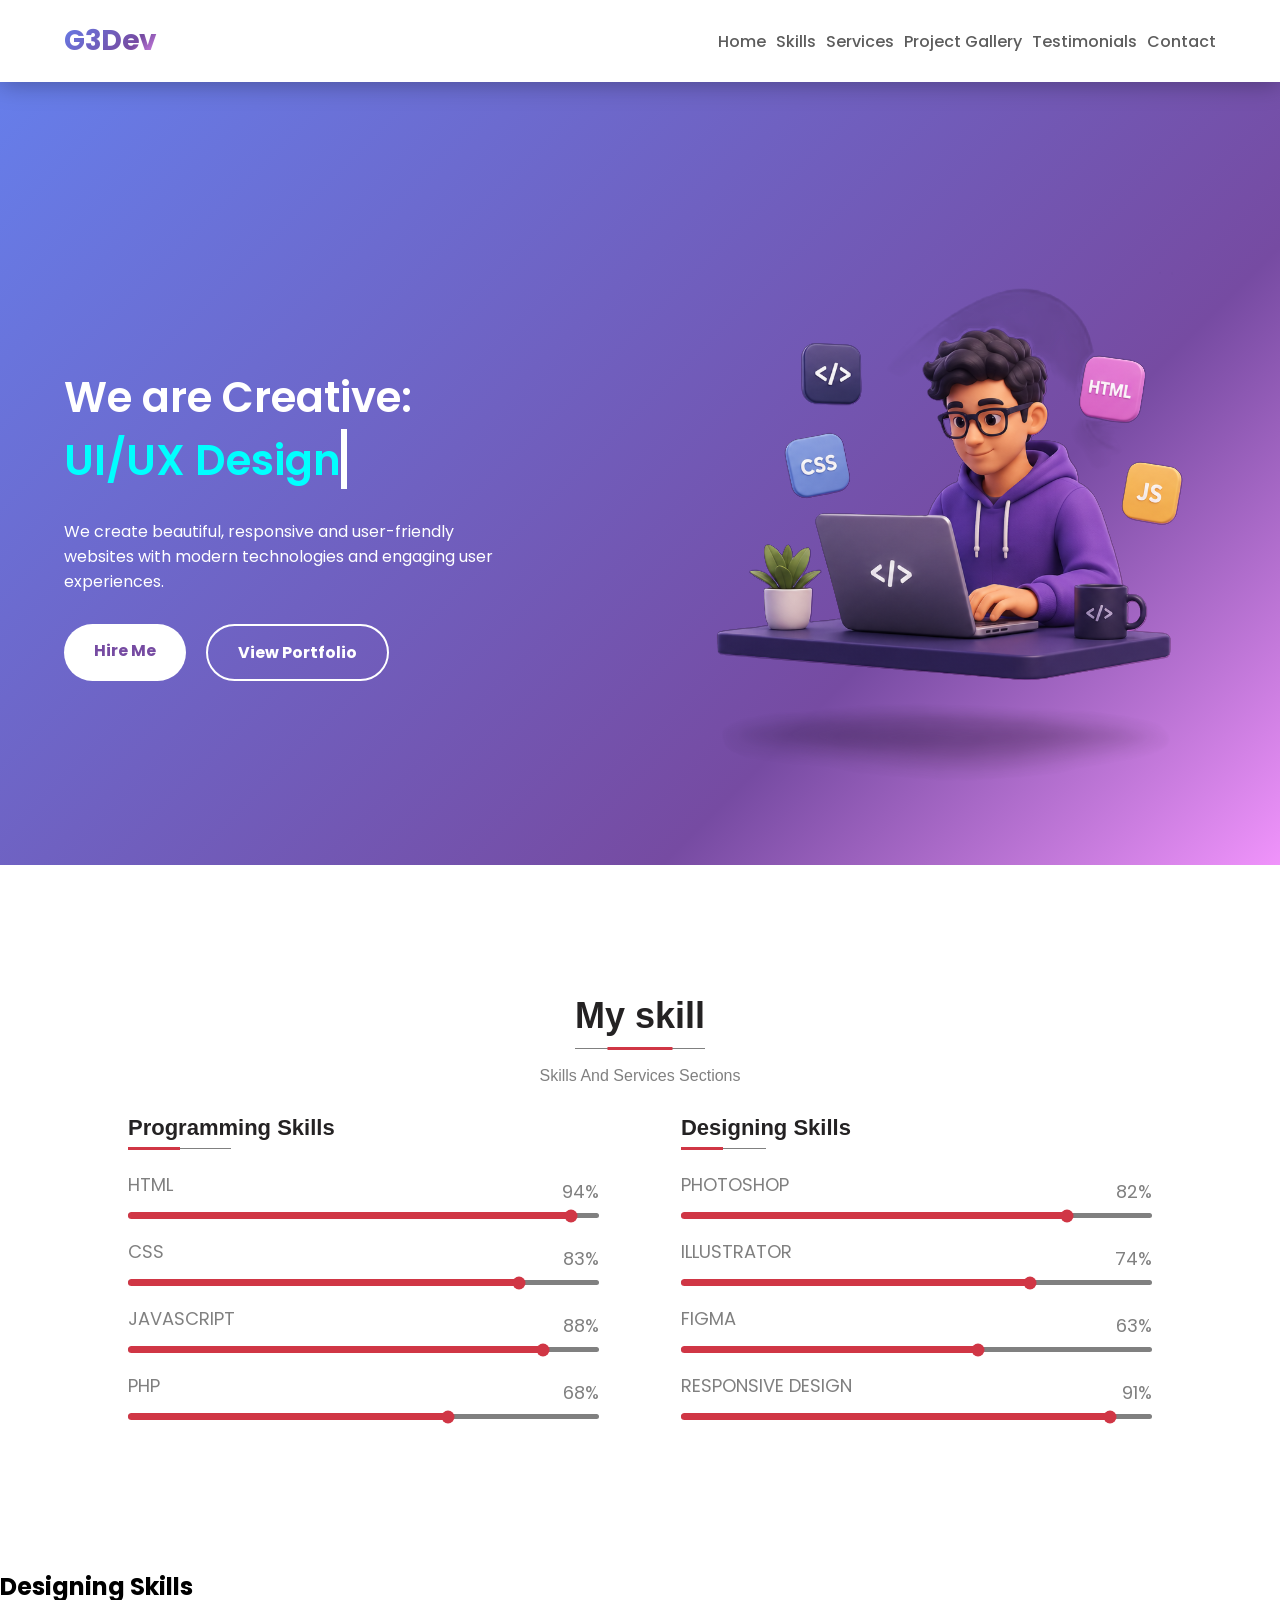
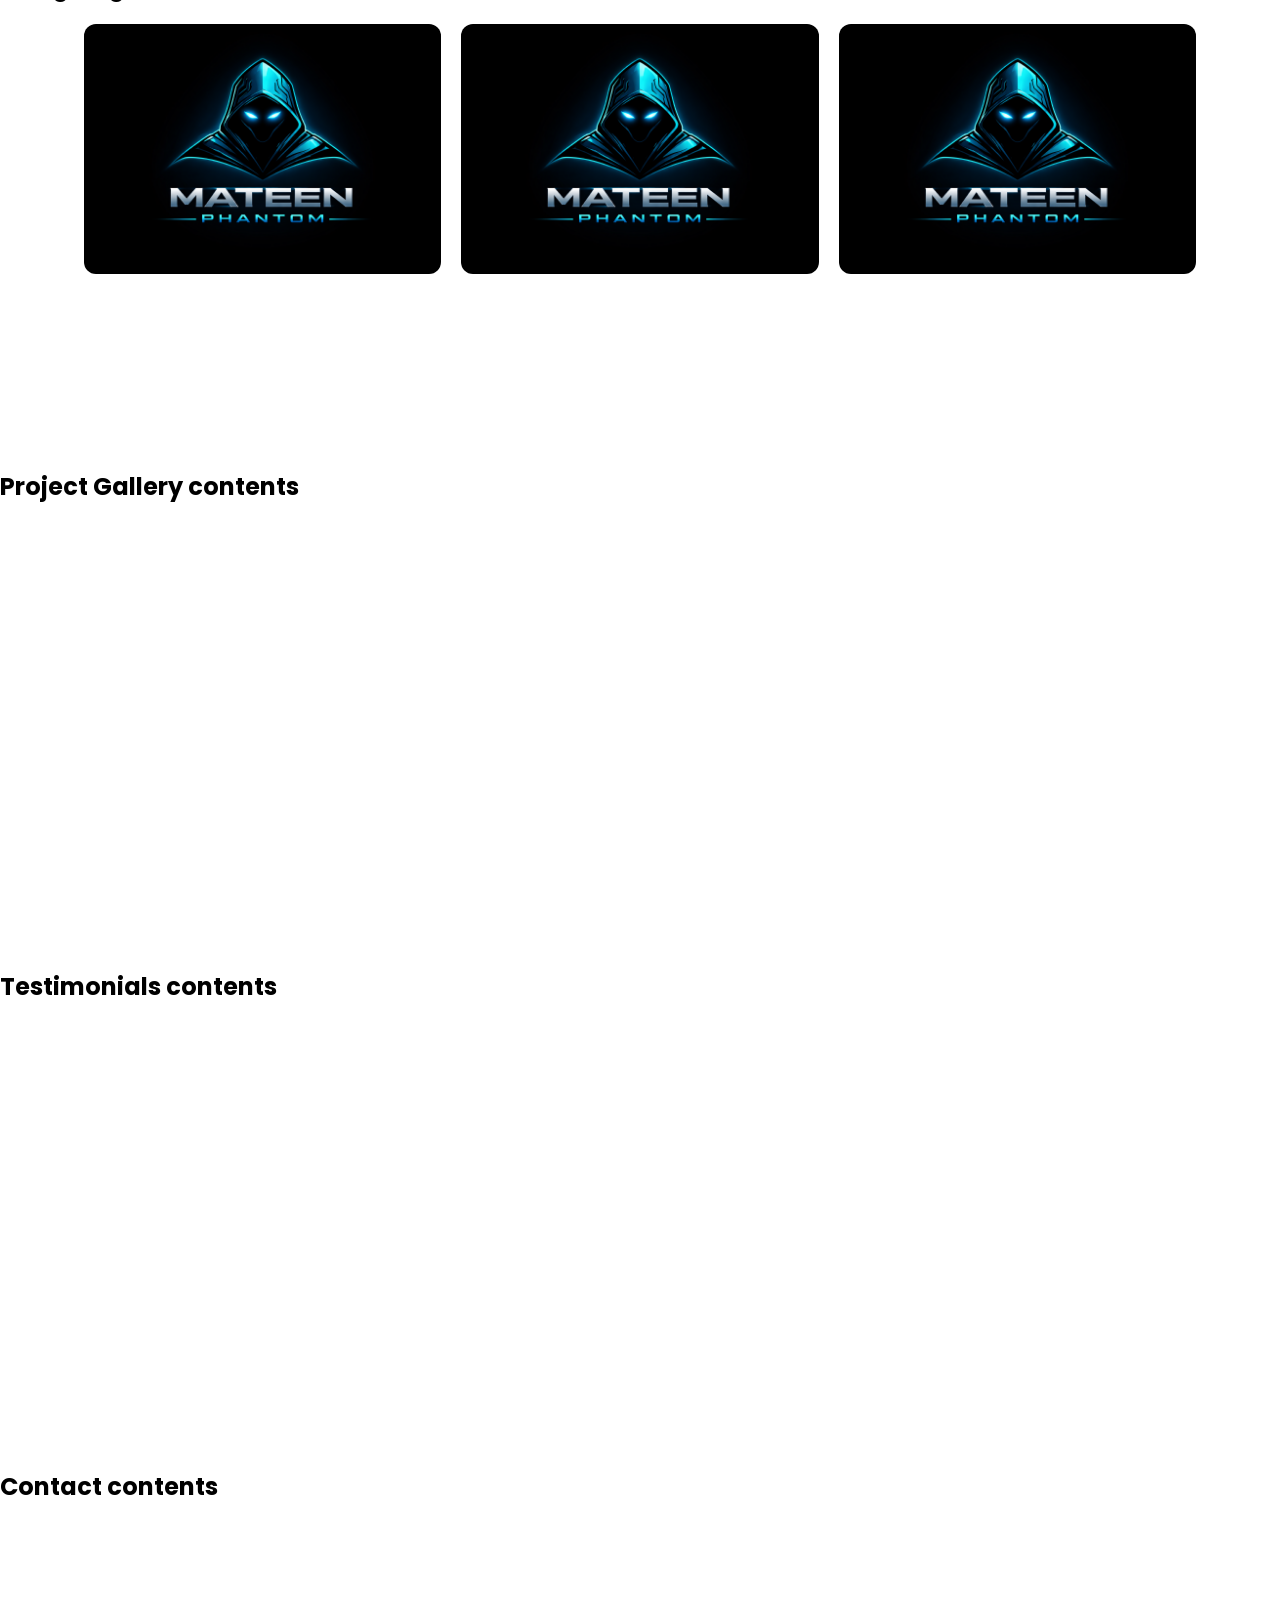
<file: index.html>
<!doctype html>
<html lang="en">
  <head>
    <meta charset="UTF-8" />
    <meta name="viewport" content="width=device-width, initial-scale=1.0" />
    <title>G3Dev Portfolio Landing Page</title>
    <link rel="stylesheet" href="style.css" />
  </head>
  <body>
    <header>
      <input type="radio" name="radio" id="open" class="hidden" />
      <input type="radio" name="radio" id="close" class="hidden" checked />
      <nav class="wrapper">
        <div class="logo">G3Dev</div>
        <ul class="nav-menu">
          <li class="nav-item"><a href="#home">Home</a></li>
          <li class="nav-item"><a href="#skills">Skills</a></li>
          <li class="nav-item"><a href="#services">Services</a></li>
          <li class="nav-item"><a href="#project">Project Gallery</a></li>
          <li class="nav-item"><a href="#testimonials">Testimonials</a></li>
          <li class="nav-item"><a href="#contact">Contact</a></li>
        </ul>
        <label for="open" class="hamburger">
          <span></span>
          <span></span>
          <span></span>
        </label>
        <label for="close" class="cross">
          <span></span>
          <span></span>
        </label>
      </nav>
    </header>
    <section class="hero" id="home">
      <div class="hero-wrapper">
        <div class="hero-txt">
          <h1 class="hero-title">
            We are Creative:
            <ol>
              <li><span>UI/UX Design</span></li>
              <li><span>Web Design</span></li>
              <li><span>Web Development</span></li>
              <li><span>App Development</span></li>
              <li><span>Game Development</span></li>
              <li><span>Machine Learning</span></li>
            </ol>
          </h1>
          <p>
            We create beautiful, responsive and user-friendly websites with
            modern technologies and engaging user experiences.
          </p>
          <div class="hero-btns">
            <a href="#" class="btn btn-primary">Hire Me</a>
            <a href="#" class="btn btn-outline">View Portfolio</a>
          </div>
        </div>
        <div class="hero-image">
          <img src="images/Designer.png" alt="" />
        </div>
      </div>
    </section>
    <section class="skills" id="skills">
      <div class="container">
        <!-- main heading -->
        <div class="main-title">
          <h1>My skill</h1>
          <p>Skills And Services Sections</p>
        </div>
        <!-- main heading end -->
        <div class="row">
          <!-- left section starts here -->
          <section class="col">
            <div class="sub-title">
              <h2>Programming Skills</h2>
            </div>
            <div class="skill-container">
              <div class="skill">
                <div class="subject">HTML</div>
                <div class="progress-bar" value="94%">
                  <div class="progress-line" style="max-width: 94%"></div>
                </div>
              </div>

              <div class="skill">
                <div class="subject">CSS</div>
                <div class="progress-bar" value="83%">
                  <div class="progress-line" style="max-width: 83%"></div>
                </div>
              </div>

              <div class="skill">
                <div class="subject">JAVASCRIPT</div>
                <div class="progress-bar" value="88%">
                  <div class="progress-line" style="max-width: 88%"></div>
                </div>
              </div>

              <div class="skill">
                <div class="subject">Php</div>
                <div class="progress-bar" value="68%">
                  <div class="progress-line" style="max-width: 68%"></div>
                </div>
              </div>
            </div>
          </section>

          <!-- left section ends here  -->

          <!-- Right section starts here -->

          <section class="col">
            <div class="sub-title">
              <h2>Designing Skills</h2>
            </div>
            <div class="skill-container">
              <div class="skill">
                <div class="subject">Photoshop</div>
                <div class="progress-bar" value="82%">
                  <div class="progress-line" style="max-width: 82%"></div>
                </div>
              </div>

              <div class="skill">
                <div class="subject">Illustrator</div>
                <div class="progress-bar" value="74%">
                  <div class="progress-line" style="max-width: 74%"></div>
                </div>
              </div>

              <div class="skill">
                <div class="subject">Figma</div>
                <div class="progress-bar" value="63%">
                  <div class="progress-line" style="max-width: 63%"></div>
                </div>
              </div>

              <div class="skill">
                <div class="subject">Responsive design</div>
                <div class="progress-bar" value="91%">
                  <div class="progress-line" style="max-width: 91%"></div>
                </div>
              </div>
            </div>
          </section>

          <!-- Right section ends here -->
        </div>
      </div>
    </section>
    <section class="services" id="services">
      <h2>Designing Skills</h2>
      <div class="card-container">
        <div class="card"></div>
        <div class="card"></div>
        <div class="card"></div>
      </div>
    </section>
    <section class="project" id="project">
      <h1>Project Gallery contents</h1>
    </section>
    <section class="testimonials" id="testimonials">
      <h1>Testimonials contents</h1>
    </section>
    <section class="contact" id="contact">
      <h1>Contact contents</h1>
    </section>
    <footer class="footer"></footer>
  </body>
</html>
</file>
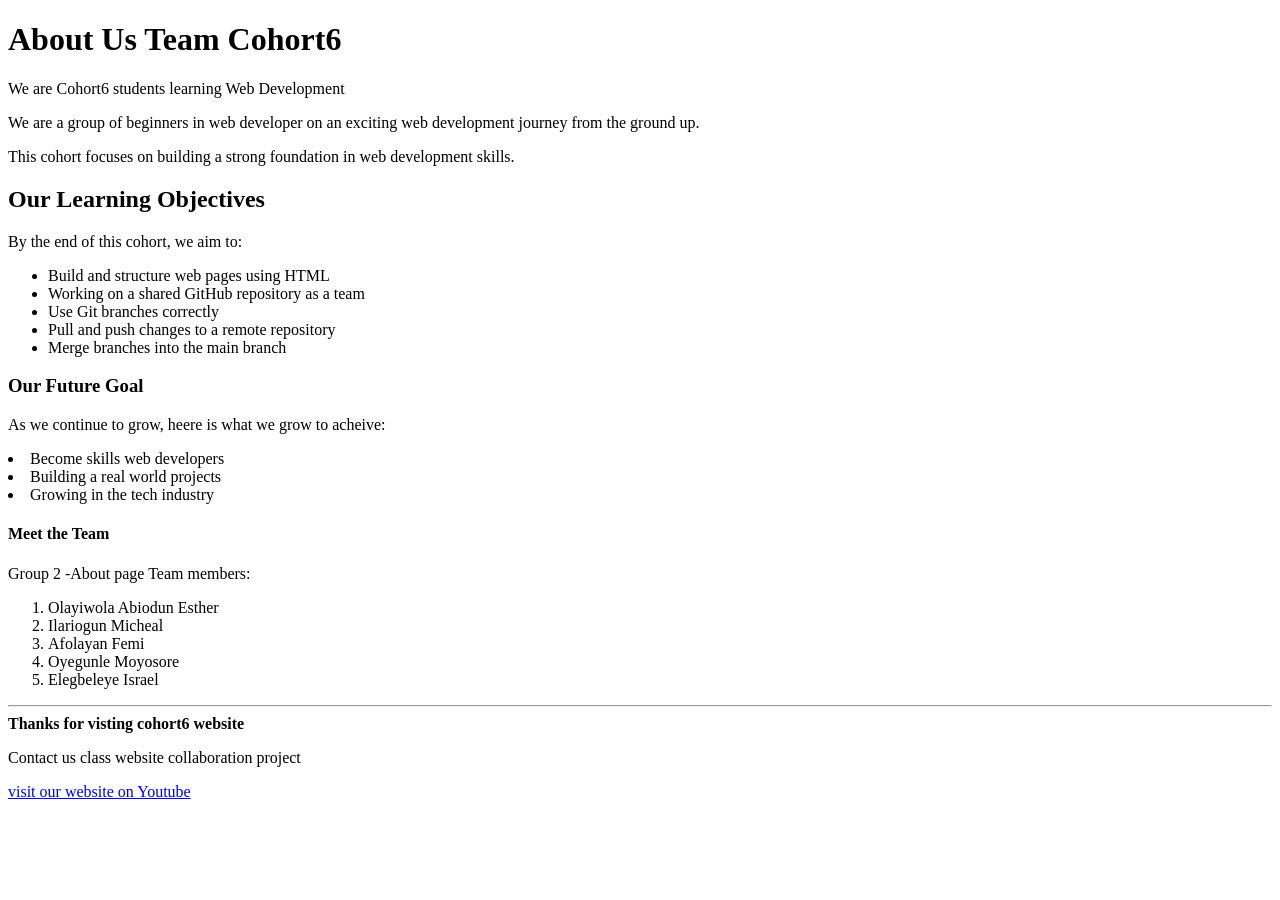
<file: about.html>
<!DOCTYPE html>
<html lang="en">
<head>
    <meta charset="UTF-8">
    <meta name="viewport" content="width=device-width, initial-scale=1.0">
    <title>Aboutus Page Team </title>
</head>
<body>
    <h1>About Us Team Cohort6 </h1>
    <p> We are Cohort6 students learning Web Development</p>
    <p> We are a group of beginners in web developer on an exciting web development journey from the ground up.</p>
    <p> This cohort focuses on building a strong foundation in web development skills.</p>
    <h2> Our Learning Objectives</h2>
    <p> By the end of this cohort, we aim to:</p>
    <ul>
        <li>Build and structure web pages using HTML</li>
        <li>Working on a shared GitHub repository as a team</li>
        <li>Use Git branches correctly</li>
        <li>Pull and push changes to a remote repository</li>
        <li>Merge branches into the main branch</li>
  </ul>

    <h3>Our Future Goal</h3>
    <p>As we continue to grow, heere is what we grow to acheive:</p>
    <li>Become skills web developers</li>
    <li>Building a real world projects</li>
    <li>Growing in the tech industry</li>
   
    <h4>Meet the Team</h4>
    <p>Group 2 -About page Team members:</p>
    <ol>
        <li>Olayiwola Abiodun Esther</li>
        <li>Ilariogun Micheal</li>
        <li>Afolayan Femi</li>
        <li>Oyegunle Moyosore</li>
        <li>Elegbeleye Israel</li>
  </ol>
  <hr>

  <b>Thanks for visting cohort6 website</b>
  <p>Contact us class website collaboration project</p>
  <a href="https://www.youtube.com">visit our website on Youtube</a>

</body>
</html>
</file>
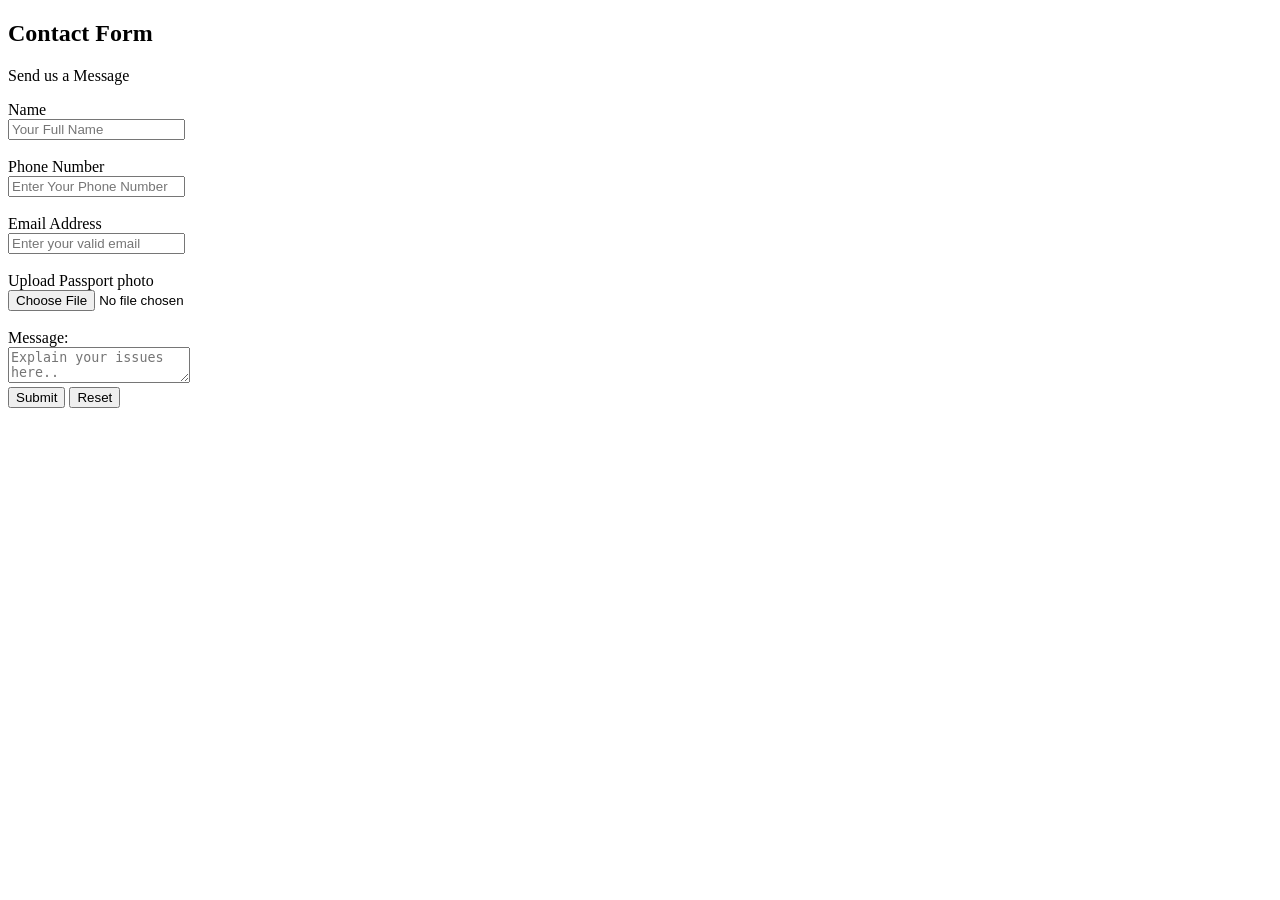
<file: contact.html>
<!DOCTYPE html>
<html lang="en">
<head>
    <meta charset="UTF-8">
    <meta name="viewport" content="width=device-width, initial-scale=1.0">
    <title>Contact Form</title>
</head>
<body>
    <h2><b>Contact Form</b></h2>
    <p>Send us a Message</p>
    <form action="" method="post">
        <label for="">Name</label><br>
        <input type="text" class="Form control" placeholder="Your Full Name" required /><br><br>
        <label for="">Phone Number</label><br>
        <input type="" class="Form control" placeholder="Enter Your Phone Number" required ><br><br>
        <label for="">Email Address</label><br>
        <input type="email" class="Form control" placeholder="Enter your valid email" required><br><br>
        <label for="">Upload Passport photo</label><br>
        <input type="file" name="" id=""><br><br>
        <label for="">Message:</label><br>
        <textarea placeholder="Explain your issues here.." class="Form control" style="columns: 20 ;" required></textarea><br>
        <button type="submit" class="Form Control">Submit</button>
        <button type="reset">Reset</button>

    </form>
</body>
</html>
</file>
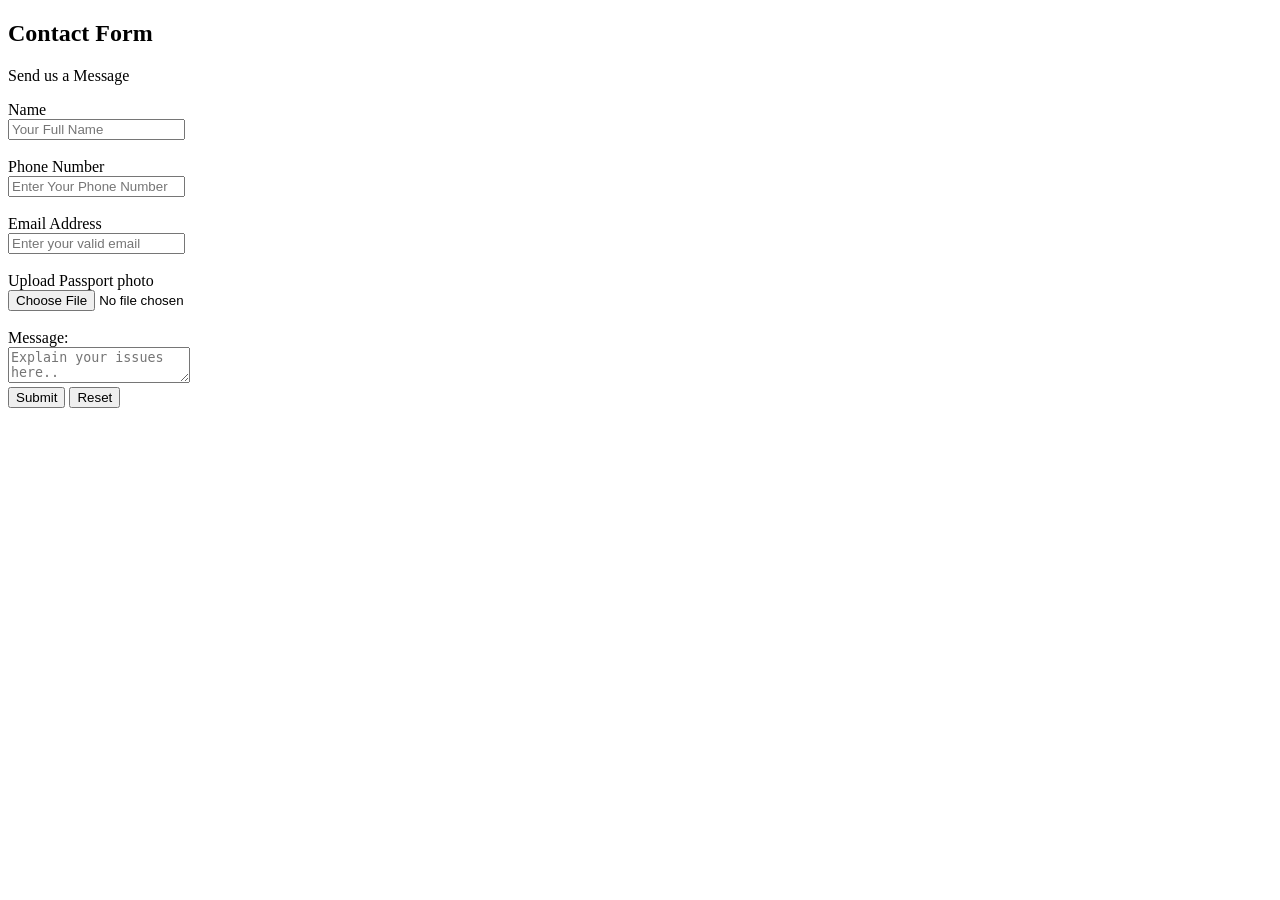
<file: gallery.html>
<!DOCTYPE html>
<html lang="en">
<head>
    <meta charset="UTF-8">
    <meta name="viewport" content="width=device-width, initial-scale=1.0">
    <title>Contact Form</title>
</head>
<body>
    <h2><b>Contact Form</b></h2>
    <p>Send us a Message</p>
    <form action="" method="post">
        <label for="">Name</label><br>
        <input type="text" class="Form control" placeholder="Your Full Name" required /><br><br>
        <label for="">Phone Number</label><br>
        <input type="" class="Form control" placeholder="Enter Your Phone Number" required ><br><br>
        <label for="">Email Address</label><br>
        <input type="email" class="Form control" placeholder="Enter your valid email" required><br><br>
        <label for="">Upload Passport photo</label><br>
        <input type="file" name="" id=""><br><br>
        <label for="">Message:</label><br>
        <textarea placeholder="Explain your issues here.." class="Form control" style="columns: 20 ;" required></textarea><br>
        <button type="submit" class="Form Control">Submit</button>
        <button type="reset">Reset</button>

    </form>
</body>
</html>
</file>
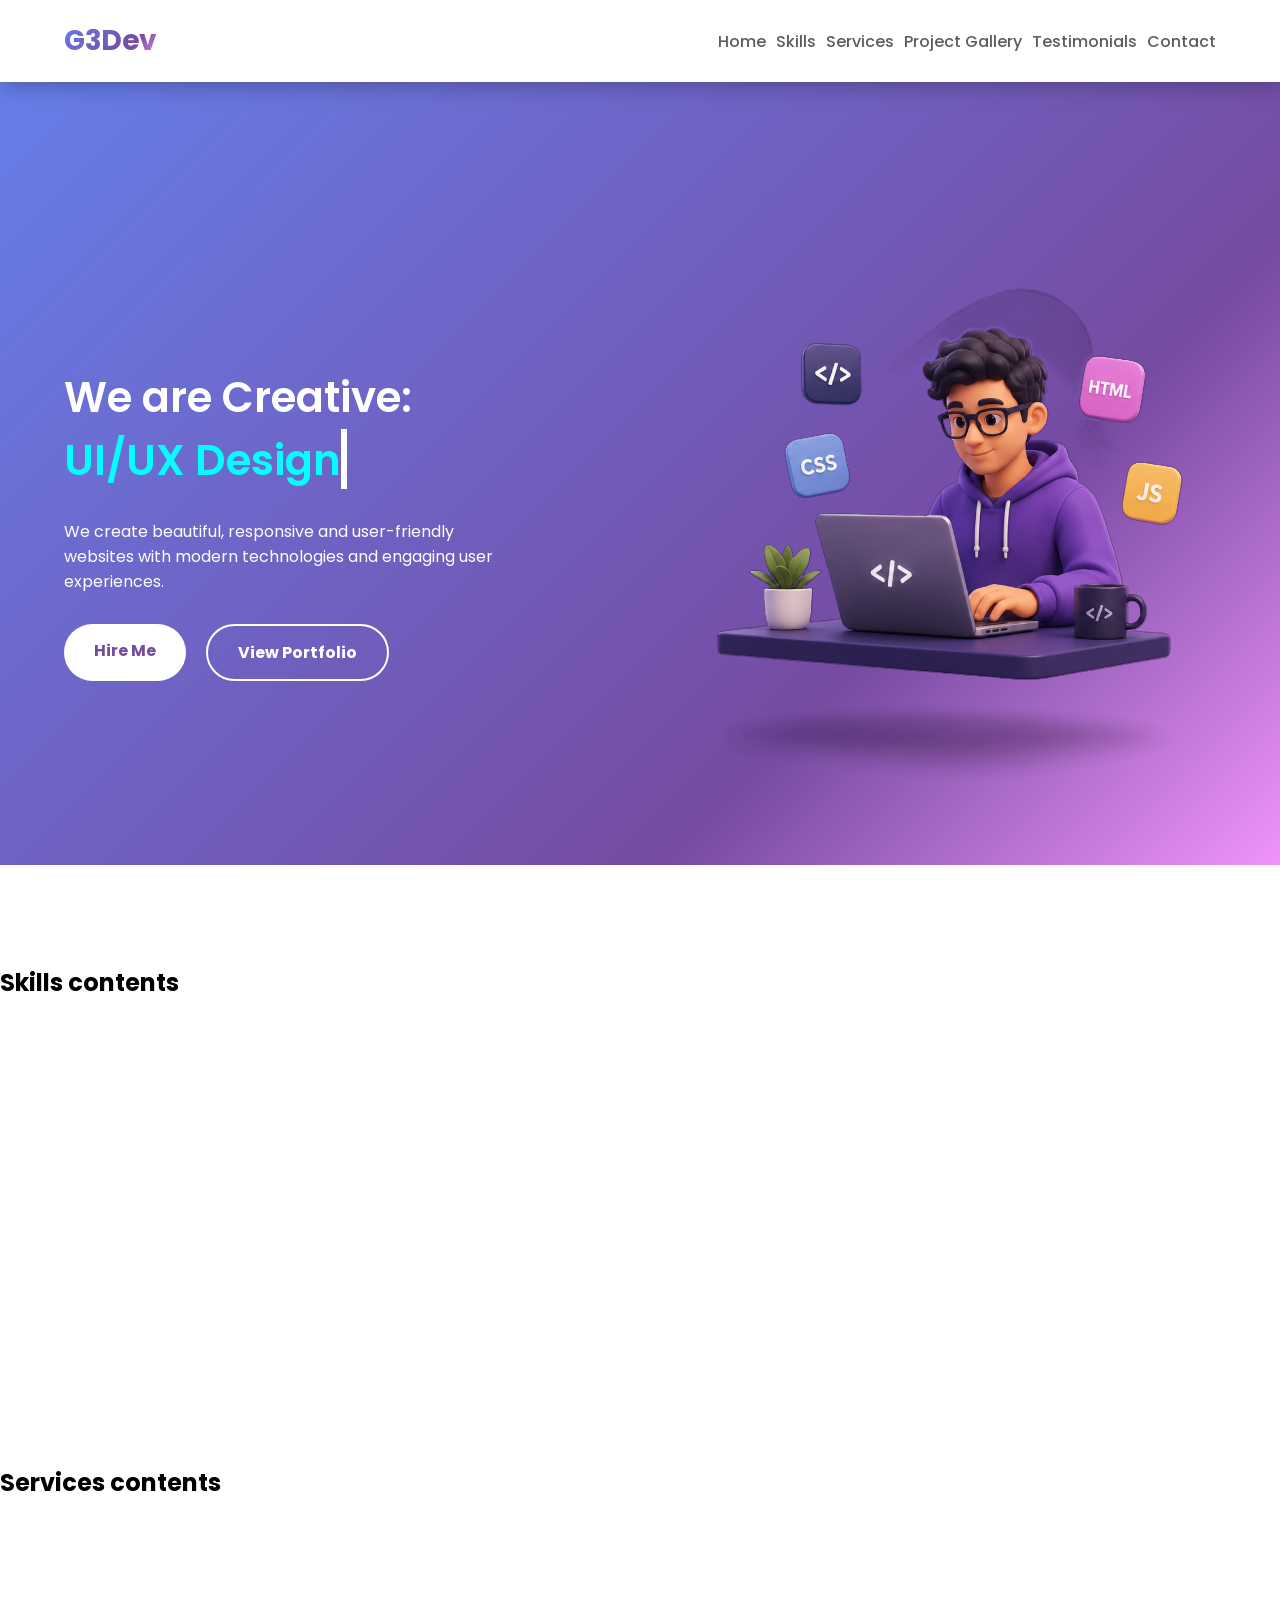
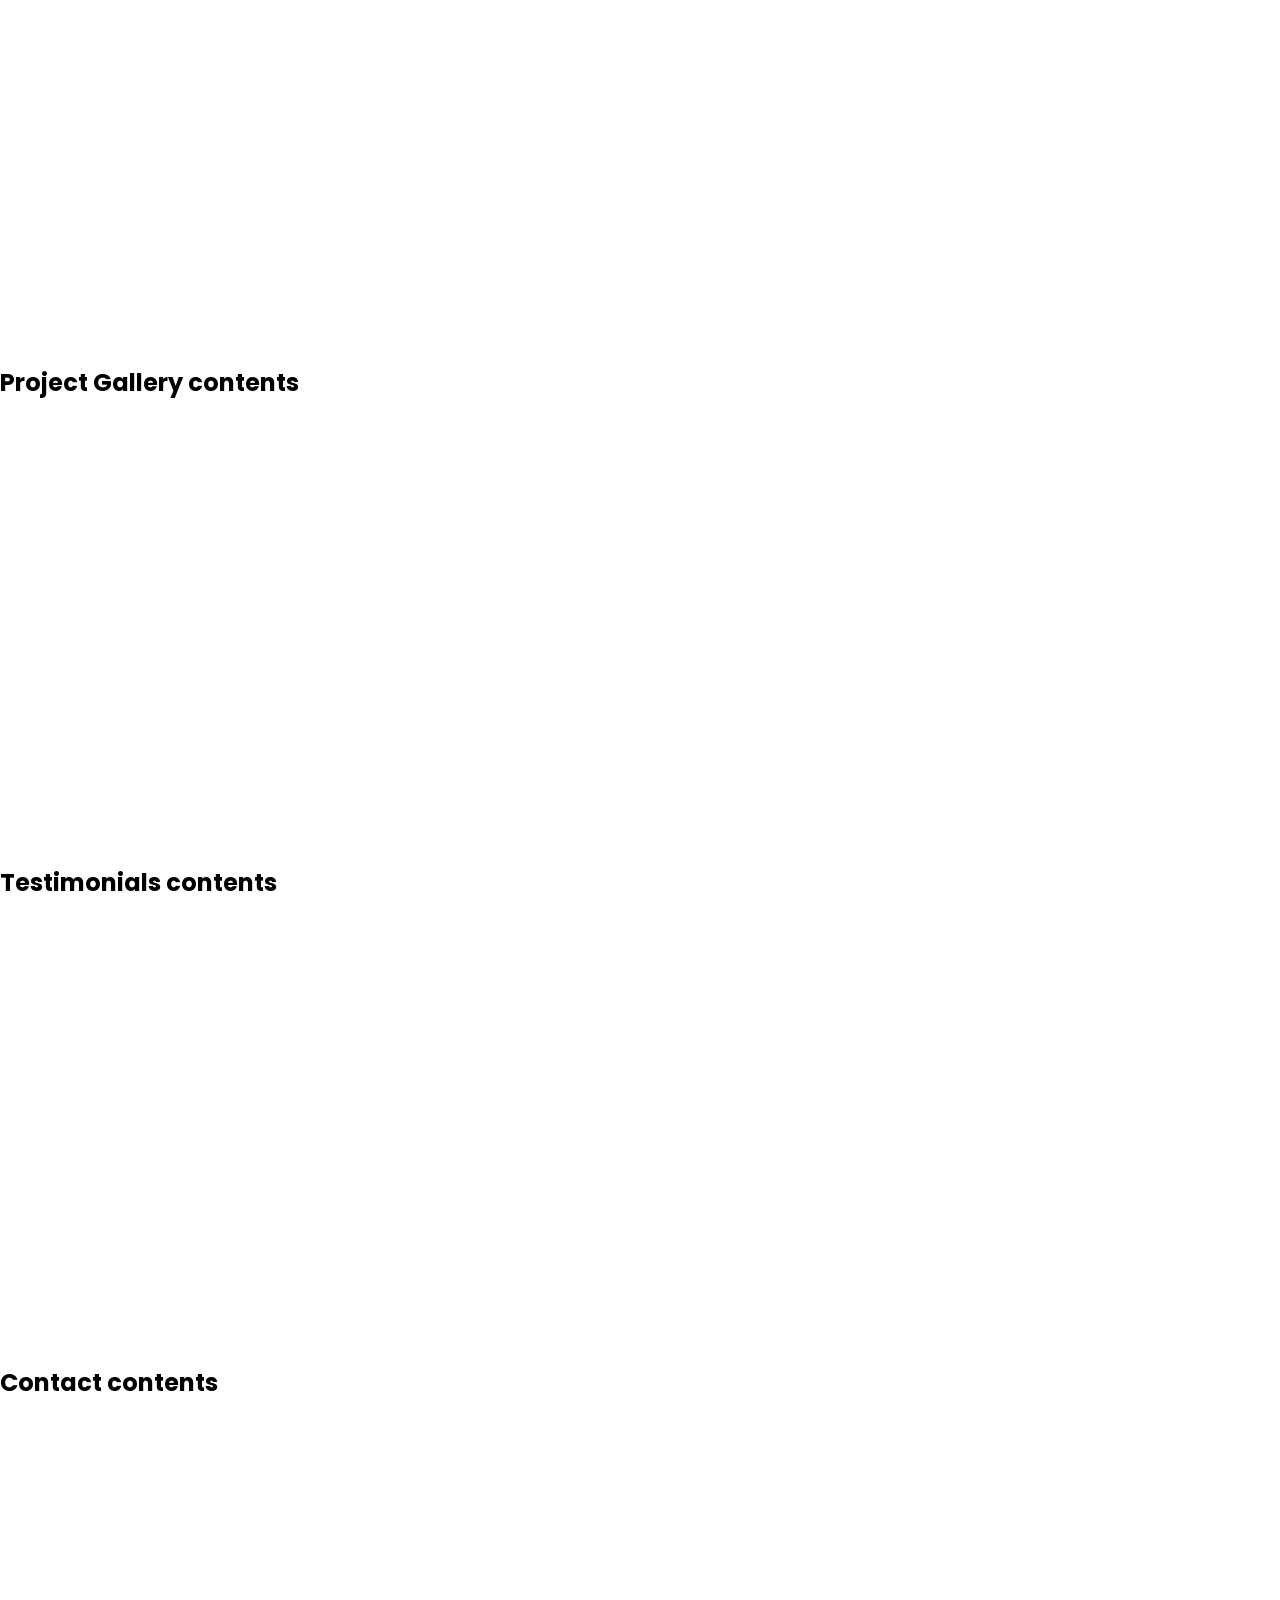
<file: group3-css-project.html>
<!doctype html>
<html lang="en">
  <head>
    <meta charset="UTF-8" />
    <meta name="viewport" content="width=device-width, initial-scale=1.0" />
    <title>Ti</title>
    <link rel="stylesheet" href="style.css" />
  </head>
  <body>
    <header>
      <input type="radio" name="radio" id="open" class="hidden" />
      <input type="radio" name="radio" id="close" class="hidden" checked />
      <nav class="wrapper">
        <div class="logo">G3Dev</div>
        <ul class="nav-menu">
          <li class="nav-item"><a href="#home">Home</a></li>
          <li class="nav-item"><a href="#skills">Skills</a></li>
          <li class="nav-item"><a href="#services">Services</a></li>
          <li class="nav-item"><a href="#project">Project Gallery</a></li>
          <li class="nav-item"><a href="#testimonials">Testimonials</a></li>
          <li class="nav-item"><a href="#contact">Contact</a></li>
        </ul>
        <label for="open" class="hamburger">
          <span></span>
          <span></span>
          <span></span>
        </label>
        <label for="close" class="cross">
          <span></span>
          <span></span>
        </label>
      </nav>
    </header>
    <section class="hero" id="home">
      <div class="hero-wrapper">
        <div class="hero-txt">
          <h1 class="hero-title">
            We are Creative:
            <ol>
              <li><span>UI/UX Design</span></li>
              <li><span>Web Design</span></li>
              <li><span>Web Development</span></li>
              <li><span>App Development</span></li>
              <li><span>Game Development</span></li>
              <li><span>Machine Learning</span></li>
            </ol>
          </h1>
          <p>
            We create beautiful, responsive and user-friendly websites with
            modern technologies and engaging user experiences.
          </p>
          <div class="hero-btns">
            <a href="#" class="btn btn-primary">Hire Me</a>
            <a href="#" class="btn btn-outline">View Portfolio</a>
          </div>
        </div>
        <div class="hero-image">
          <img src="images/Designer.png" alt="" />
        </div>
      </div>
    </section>
    <section class="skills" id="skills">
      <h1>Skills contents</h1>
    </section>
    <section class="services" id="services">
      <h1>Services contents</h1>
    </section>
    <section class="project" id="project">
      <h1>Project Gallery contents</h1>
    </section>
    <section class="testimonials" id="testimonials">
      <h1>Testimonials contents</h1>
    </section>
    <section class="contact" id="contact">
      <h1>Contact contents</h1>
    </section>
    <footer class="footer"></footer>
  </body>
</html>
</file>
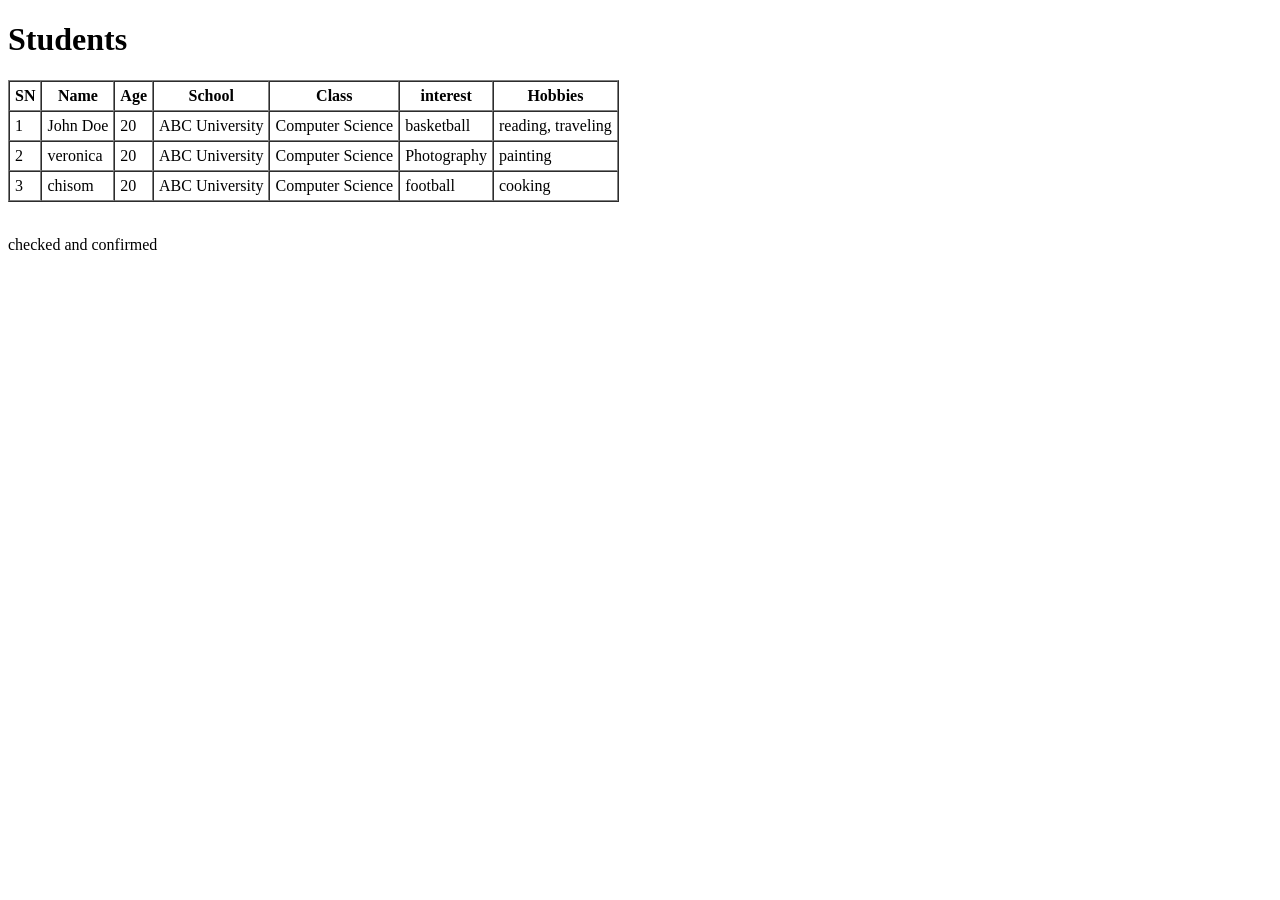
<file: students.html>
<!doctype html>
<html lang="en">
  <head>
    <meta charset="UTF-8" />
    <meta name="viewport" content="width=device-width, initial-scale=1.0" />
    <title>Students</title>
  </head>
  <body>
    <h1>Students</h1>
    <table border="1" cellpadding="5" cellspacing="0">
      <thead>
        <th>SN</th>
        <th>Name</th>
        <th>Age</th>
        <th>School</th>
        <th>Class</th>
        <th>interest</th>
        <th>Hobbies</th>
      </thead>
      <tbody>
        <tr>
          <td>1</td>
          <td>John Doe</td>
          <td>20</td>
          <td>ABC University</td>
          <td>Computer Science</td>
          <td>basketball</td>
          <td>reading, traveling</td>
        </tr>
        <tr>
          <td>2</td>
          <td>veronica</td>
          <td>20</td>
          <td>ABC University</td>
          <td>Computer Science</td>
          <td>Photography</td>
          <td>painting</td>
        </tr>
        <tr>
          <td>3</td>
          <td>chisom</td>
          <td>20</td>
          <td>ABC University</td>
          <td>Computer Science</td>
          <td>football</td>
          <td>cooking</td>
        </tr>
      </tbody>
    </table><br>
    <p>checked and confirmed</p>
  </body>
</html>
</file>
<file: style.css>
@import url("https://fonts.googleapis.com/css2?family=Poppins:ital,wght@0,100;0,200;0,300;0,400;0,500;0,600;0,700;0,800;0,900;1,100;1,200;1,300;1,400;1,500;1,600;1,700;1,800;1,900&display=swap");

* {
  margin: 0;
  padding: 0;
  box-sizing: border-box;
}

:root {
  --primary-color: #6366f1;
  --secondary-color: #eb91f7;
  --gradient-primary: linear-gradient(135deg, #667eea 0%, #764ba2 100%);
  --hero-gradient: linear-gradient(
    135deg,
    #667eea 0%,
    #764ba2 70%,
    #f093fb 100%
  );
  --text-color: #5d5d5d;
}

html {
  scroll-behavior: smooth;
}

body {
  font-family: Poppins, Helvetica, sans-serif;
}

body>section {
  min-height: 500px;
  padding-top: 100px;
}

.hidden {
  visibility: hidden;
  position: absolute;
}

header {
  padding: 20px 0;
  position: sticky;
  top: 0;
  background: white;
  z-index: 1000;
  filter: drop-shadow(0px 2px 12px rgba(0, 0, 0, 0.3));
}

.wrapper {
  width: 90%;
}

nav {
  margin: 0 auto;
  display: flex;
  justify-content: space-between;
  align-items: center;
}

.logo {
  font-size: 1.75rem;
  font-weight: 700;
  background: var(--hero-gradient);
  -webkit-background-clip: text;
  background-clip: text;
  -webkit-text-fill-color: transparent;
  letter-spacing: -0.5px;
}

.nav-menu {
  list-style: none;
  display: flex;
  gap: 10px;
}

.nav-item a {
  text-decoration: none;
  color: var(--text-color);
  font-weight: 500;
}

.nav-item a::after {
  content: "";
  position: absolute;
  width: 0;
  height: 2px;
  bottom: 0;
  left: 50%;
  background: var(--gradient-primary);
  transition: all 0.3s cubic-bezier(0.4, 0, 0.2, 1);
  transform: translateX(-50%);
  border-radius: 1px;
}

.nav-item a:hover {
  color: var(--primary-color);
}

.nave-item a::after:hover {
  width: 100%;
}

label {
  display: none;
}

.hero {
  height: 87vh;
  width: 100%;
  background-image: var(--hero-gradient);
}

.hero-wrapper {
  width: 90%;
  height: 100%;
  margin: 0 auto;
  display: flex;
  align-items: center;
  justify-content: space-around;
}

.hero-txt {
  display: flex;
  flex-direction: column;
  gap: 30px;
}

.hero-title {
  font-weight: 600;
  font-size: 42px;
  color: white;
  min-width: 280px;
}

.hero-title ol {
  list-style: none;
  height: 3.8rem;
  overflow: hidden;
  display: flex;
  flex-flow: column nowrap;
  align-items: flex-start;
}

.hero-title ol li {
  animation: slide calc(6 * 3 * 2s) steps(6) infinite;
}

@keyframes slide {
  100% {
    transform: translateY(-600%);
  }
}

.hero-title ol li span {
  font-weight: 600;
  -webkit-text-fill-color: transparent;
  background: cyan;
  -webkit-background-clip: text;
  white-space: nowrap;
  border-right: 0.4rem solid white;
  display: inline-block;
  animation:
    cursor 0.8s step-end infinite,
    typing 3s steps(18) infinite alternate;
}

@keyframes cursor {
  50% {
    border-color: transparent;
  }
}

@keyframes typing {
  0%,
  10% {
    width: 0%;
  }
  70%,
  100% {
    width: 101%;
  }
}

.hero-txt p {
  font-size: 1rem;
  color: white;
  width: 70%;
}

.hero-btns {
  display: flex;
  gap: 20px;
  flex-wrap: wrap;
}

.btn {
  text-decoration: none;
  padding: 14px 30px;
  border-radius: 50px;
  font-weight: bold;
  transition: 0.4s ease;
}

.btn-primary {
  background: white;
  color: #764ba2;
}

.btn-primary:hover {
  transform: translateY(-4px);
  color: white;
  background-color: var(--secondary-color);
}

.btn-outline {
  border: 2px solid white;
  color: white;
}

.btn-outline:hover {
  background: white;
  color: #764ba2;
}

.hero-image img {
  height: 400px;
  height: auto;
  animation: gentleFloat 4s ease-in-out infinite;
  transition: transform 0.2s;
  display: block;
  margin: 0 auto;
}

@keyframes gentleFloat {
  0% {
    transform: translateY(0px);
  }
  50% {
    transform: translateY(-18px);
  }
  100% {
    transform: translateY(0px);
  }
}

.container {
  width: 100%;
  padding: 30px 10%;
}
.container .main-title {
  max-width: 700px;
  margin: 0px auto;
  text-align: center;
  font-family: Arial, Helvetica, sans-serif;
}
.container .main-title h1 {
  position: relative;
  font-size: 40px;
  color: #242223;
  margin-bottom: 30px;
  display: inline-block;
}
.container .main-title h1::before {
  content: "";
  position: absolute;
  width: 100%;
  height: 1px;
  top: 125%;
  left: 0;
  background-color: #808080;
}
.container .main-title h1::after {
  content: "";
  position: absolute;
  width: 50%;
  height: 3px;
  background-color: #d03645;
  top: calc(125% - 1px);
  left: 50%;
  transform: translateX(-50%);
}
.main-title p {
  color: #808080;
}
.container .row {
  width: 100%;
  display: flex;
  justify-content: space-between;
  /* margin-top: 70px; */
}
.row .col {
  flex-basis: 46%;
}
.row .sub-title h2 {
  position: relative;
  color: #242223;
  font-size: 22px;
  font-family: Arial, Helvetica, sans-serif;
  display: inline-block;
  margin-bottom: 30px;
}
.row .sub-title h2::before {
  content: "";
  position: absolute;
  width: 50%;
  height: 1px;
  top: 125%;
  left: 0;
  background-color: #808080;
}
.row .sub-title h2::after {
  content: "";
  position: absolute;
  width: 25%;
  height: 3px;
  top: calc(125% - 1px);
  left: 0;
  background-color: #d03645;
}
.subject {
  font-size: 18px;
  font-weight: thin;
  color: #808080;
  padding-bottom: 15px;
  text-transform: uppercase;
}
.progress-bar {
  position: relative;
  width: 100%;
  height: 5px;
  background-color: #808080;
  border-radius: 15px;
  margin-bottom: 20px;
}
.progress-bar::after {
  position: absolute;
  content: attr(value);
  top: -35px;
  right: 0;
  color: #808080;
  font-size: 18px;
}
.progress-line {
  position: absolute;
  width: 0%;
  height: 7px;
  background-color: #d03645;
  border-radius: 15px;
  top: -1px;
  animation: animate 1.5s cubic-bezier(1, 0.2, 0.2, 1) forwards;
}
@keyframes animate {
  100% {
    width: 100%;
  }
}
.progress-line::after {
  content: "";
  position: absolute;
  width: 13px;
  height: 13px;
  border-radius: 50%;
  top: 50%;
  left: 100%;
  transform: translate(-50%, -50%);
  background-color: #d03645;
}

.card-container{
    width: 90%;
    margin: 0 auto;
    display: grid;
    grid-template-columns: repeat(auto-fit, minmax(220px, 1fr));
    gap: 20px;
    padding:20px;
    justify-content: center;
    align-items: center;
 }
        
        .card{
        height: 250px;
        background: rgb(68, 68, 119);
        background-image: url(images/image.png);
        background-position: center;
        background-size: cover;
        border-radius: 12px;
        box-shadow: 0 6px 15px rgba(0, 0, 0, 0, 2);
        justify-content: center;
        align-items: center;
        font-weight: bold;
        transition: 0.3s;
    }
      
    .card:hover{
        transform: translateY(-10px);
    }

@media (max-width: 1080px) {
  .nav-menu {
    display: none;
  }

  label {
    display: block;
    cursor: pointer;
  }

  label.hamburger span {
    display: block;
    background-color: var(--primary-color);
    height: 3px;
    width: 28px;
    margin: 7px;
  }

  label.cross {
    margin: 6px 0;
  }

  label.cross span:nth-child(1) {
    display: block;
    background-color: var(--secondary-color);
    height: 4px;
    width: 30px;
    transform-origin: 0 0;
    transform: rotate(45deg);
    margin-top: 0px;
  }

  label.cross span:nth-child(2) {
    display: block;
    background-color: var(--secondary-color);
    height: 4px;
    width: 30px;
    transform-origin: 0 100%;
    transform: rotate(-45deg);
    margin-top: 17px;
  }

  input#open:checked ~ nav label.hamburger {
    display: none;
  }

  input#close:checked ~ nav label.cross {
    display: none;
  }

  input#open:checked ~ nav .nav-menu {
    display: flex;
    flex-direction: column;
    justify-content: start;
    align-items: center;
    position: fixed;
    top: 70px;
    bottom: 0;
    left: 0;
    right: 0;
    background-color: white;
    flex-wrap: wrap;
    gap: 20px;
  }

  .nav-item a {
    margin: 50px;
  }

  .hero {
    height: fit-content;
  }

  .hero-wrapper {
    flex-direction: column-reverse;
    justify-content: center;
    padding-bottom: 20px;
  }

  .hero-title {
    font-size: 42px;
    text-align: center;
  }

  .hero-title ol {
    font-size: 42px;
    align-items: center;
  }

  .hero-txt p {
    width: 100%;
    text-align: center;
  }

  .hero-btns {
    justify-content: center;
  }
  .container{
      padding: 30px 8%;
  }
  .container .row{
      flex-direction: column;
  }

}

@media(max-width: 5568px){
    .container .main-title h1{
        font-size: 36px;
    }
    .container .row{
        margin-top: 30px;
    }
    .row .col:nth-child{
        margin-top: 20px;
    }
}
</file>
